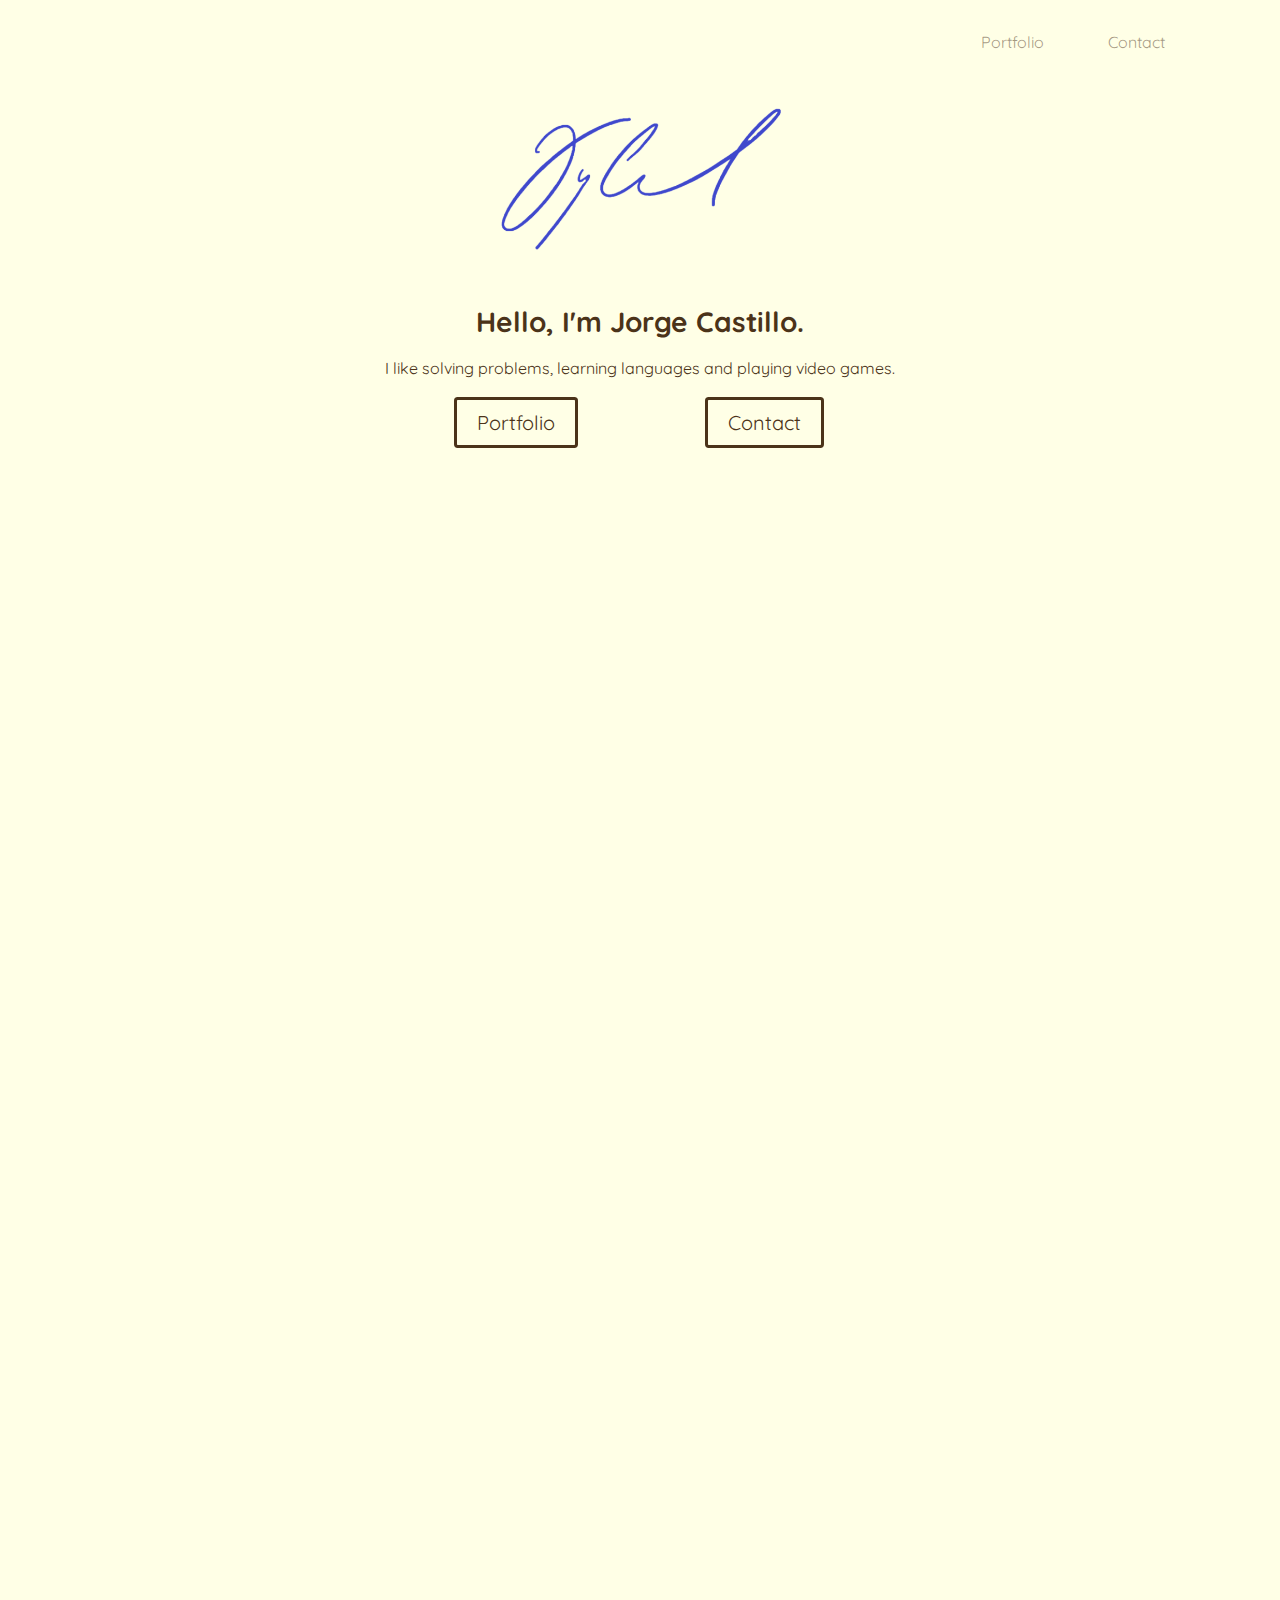
<file: index.html>
<!DOCTYPE html>
<html lang="en">
<head>
    <meta charset="UTF-8">
    <meta name="viewport" content="width=device-width, initial-scale=1.0">
    <title>Jorge Castillo</title>
    <link rel="stylesheet" href="style2.css">
    <link rel="stylesheet" href="https://fonts.googleapis.com/css2?family=Quicksand&display=swap">
    <script src="script2.js"></script>
</head>
<body>
    
        <div id="rootIndex" class="root">
            <header>
                <nav><ul id="subNav">
                    <li id="port"><a href="porfolio2.html">Portfolio</a></li>
                    <li id="cont"><a href="mailto:jjjorge1@gmail.com">Contact</a></li>
                    </ul>
                </nav>
                <div id="signiture"><img src="images/Signiture.png" alt="Jorge Castillo signiture"></div>
                <h1>Hello, I'm Jorge Castillo.</h1>
                <p id="smallIntro">I like solving problems, learning languages and playing video games.</p>
            </header>
            <main>
                <nav><ul id="mainNav">
                    <li id="port"><a href="porfolio2.html">Portfolio</a></li>
                    <li id="cont"><a href="mailto:jjjorge1@gmail.com">Contact</a></li>
                </ul></nav>
            </main>
        </div>    
    
</body>
</html>
</file>
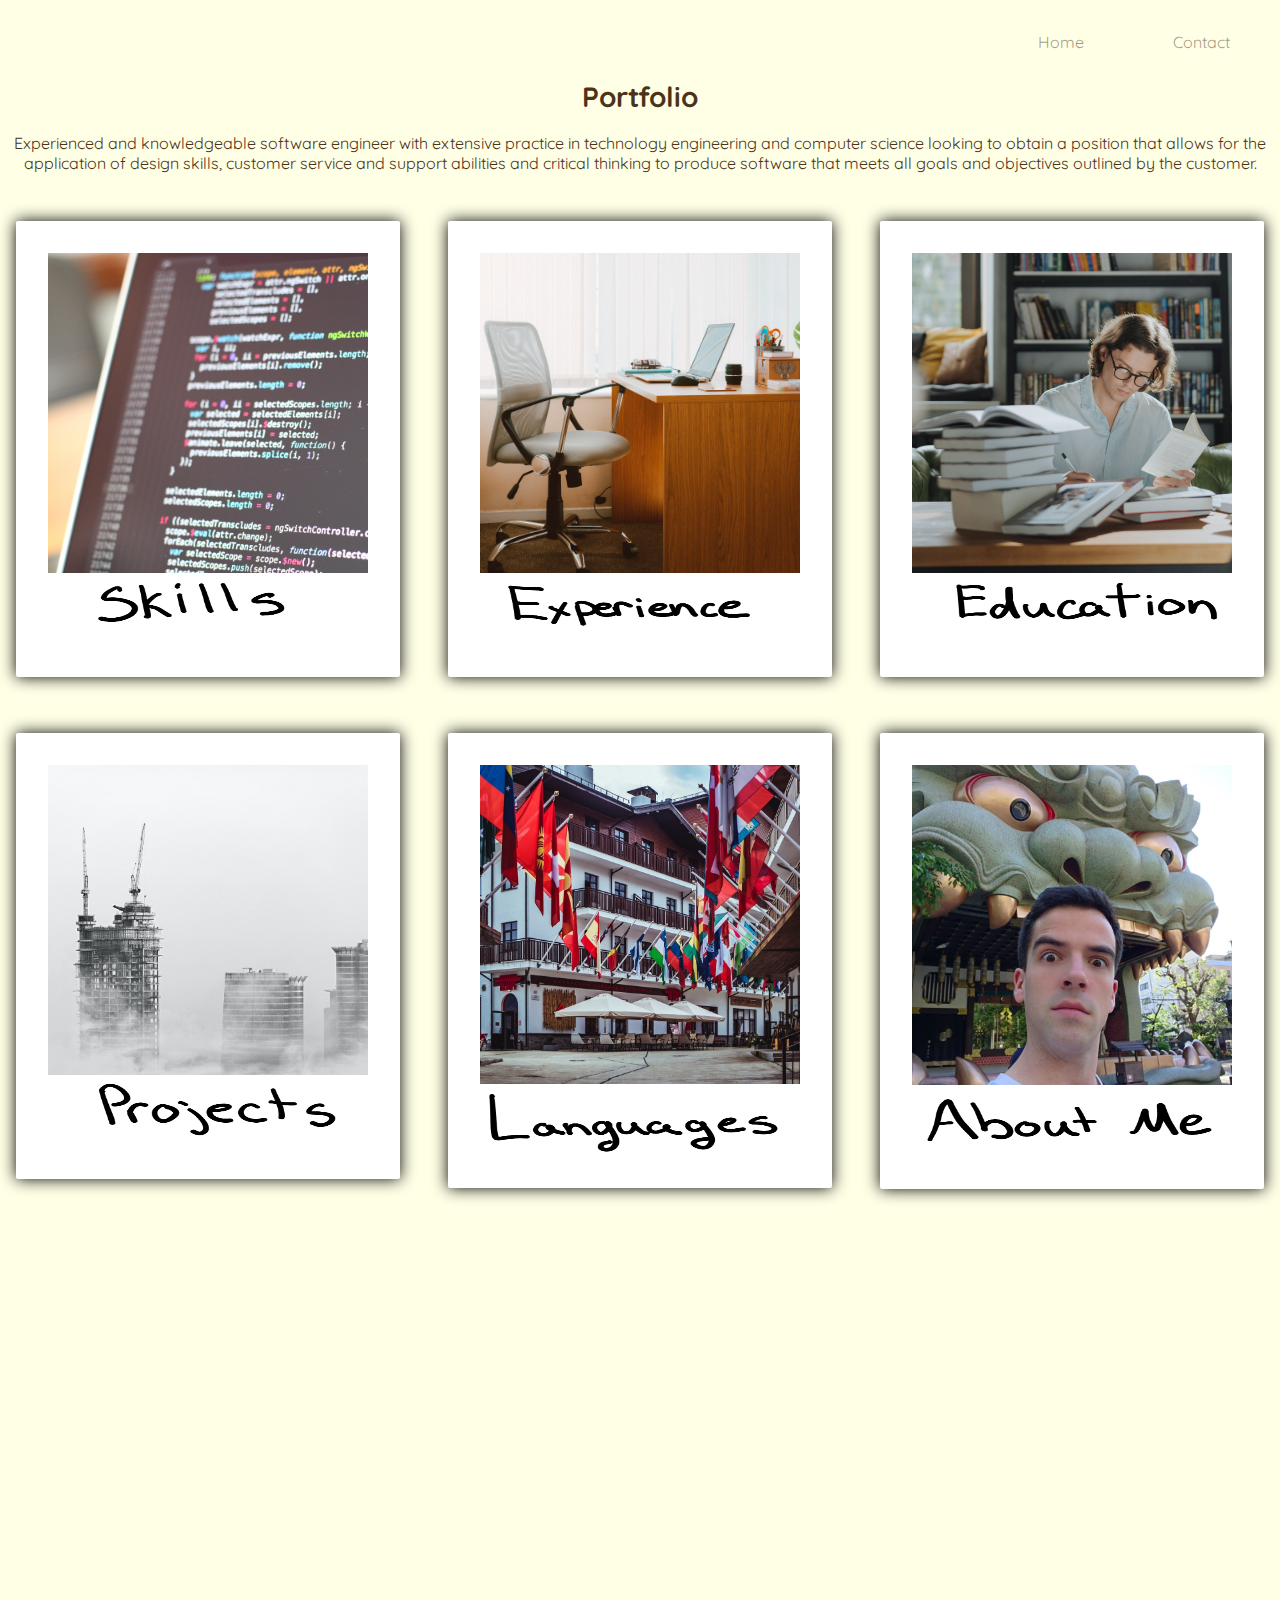
<file: porfolio2.html>
<!DOCTYPE html>
<html lang="en">
<head>
    <meta charset="UTF-8">
    <meta name="viewport" content="width=device-width, initial-scale=1.0">
    <title>Jorge's Portfolio</title>
    <link rel="stylesheet" href="style2.css">
    <link rel="stylesheet" href="https://fonts.googleapis.com/css2?family=Quicksand&display=swap">
    <script src="script2.js"></script>
</head>
<body>
    <div id="rootPort" class="root">
        <header>
            <nav><ul id="subNav">
                <li id="port"><a href="index.html">Home</a></li>
                <li id="cont"><a href="mailto:jjjorge1@gmail.com">Contact</a></li>
                </ul>
            </nav>
            <h1>Portfolio</h1>
            <p id="objective">
                Experienced and knowledgeable software engineer
                 with extensive practice in technology engineering and computer science 
                 looking to obtain a position that allows for the application of design skills, 
                 customer service and support abilities and critical thinking to produce 
                 software that meets all goals and objectives outlined by the customer.
            </p>
        </header>
        <main>
            <section class="polaroids">
                <div class="flipContainer Bigflip-7">
                    <div class="insideFlipContainer">
                        <article class="front">
                            <img src="images/coding.jpg" alt="Code on Computer">
                            <div>
                                <img src="images/SkillsImage.png" alt="Skills" class="sigImg">
                            </div>
                        </article>
                        <article class="back">
                            <section>
                                <h2>Computer Skills</h2>
                                <ul>
                                    <li>HTML</li>
                                    <li>CSS</li>
                                    <li>JavaScript</li>
                                    <li>Python</li>
                                    <li>Python Flask</li>
                                    <li>Python PyQt5</li>
                                    <li>QtDesigner</li>
                                    <li>AWS</li>
                                    <li>Heroku Web Server</li>
                                    <li>Microsoft Excel</li>
                                    <li>Microsoft Word</li>
                                </ul>

                                <hr>

                                <h2>Other Skills</h2>
                                <ul>
                                    <li>Overhead Crane Operator</li>
                                    <li>Forklift Operator (Standup/Sitdown)</li>
                                </ul>
                            </section>
                        </article>
                    </div>
                </div>
                <div class="flipContainer Bigflip-2">
                    <div class="insideFlipContainer">
                        <article class="front">
                            <img src="images/office.jpg" alt="Typical Office">
                            <div>
                                <img src="images/ExperienceImage.png" alt="Experience" class="sigImg">
                            </div>
                        </article>
                        <article class="back">
                            <section>
                                <h2>Sekido Technology Corporation</h2> 
                                <h2>11/2019 - 8/2020</h2>
                                <h3> Production Control and Purchasing Specialist</h3>
                                <p>I was in charge of creating schedules for all the machines 
                                    as well as making sure that we had enough raw material for production. 
                                    Along with those dutites I was also head of the shipping department.
                                </p>
                            </section>
                            <hr>
                            <section>
                                <h2>Mabuchi Super Epion</h2>
                                <h2>4/2017 - 5/2019</h2>
                                <h3>Head Teacher</h3>
                                <p>I was the head teacher of a Kindergaten class of Japanese students in Hyogo, Japan.
                                    I worked with a Japanese assisstant and together with taught students 6month - 4years old.
                                </p>
                            </section>
                            <hr>
                            <section>
                                <h2>International Education Services</h2>
                                <h2>4/2015 - 3/2017</h2>
                                <h3>Junior Highschool English Teacher</h3>
                                <p>I worked at a Junior Highschool as a Native English Teacher in Osaka, Japan.
                                    I worked along side a Japanese English Teacher.
                                </p>
                            </section>
                            <hr>
                            <section>
                                <h2>Rainbow International School</h2>
                                <h2>8/2014 - 3/2015</h2>
                                <h3>Head Teacher</h3>
                                <p>I was the head teacher of an advanced class of 3 year old Japanese students.
                                    I taught them English, Math, Social Studies.
                                </p>
                            </section>
                            <hr>
                            <section>
                                <h2>JoyTalk</h2>
                                <h2>4/2013 - 7/2014</h2>
                                <h3>Elementary and Junior Highschool English Teacher</h3>
                                <p>I worked at an Elementary and Junior Highschool as a Native English Teacher in Fukushima, Japan.
                                    I worked along side Japanese Teachers to teach students English.</p>
                            </section>
                        </article>
                    </div>
                </div>
                <div class="flipContainer Bigflip-3">
                    <div class="insideFlipContainer">
                        <article class="front">
                            <img src="images/studying.jpg" alt="Man Studying">
                            <div>
                                <img src="images/EducationImage.png" alt="Education" class="sigImg">
                            </div>
                        </article>
                        <article class="back">
                            <section>
                                <h2>University of South Carolina</h2>
                                <h2>8/2007 - 12/2012</h2>
                                <h3>B.S. in Computer Science</h3>
                                <p>While I was at University I also studied Japanese and received a minor in Japanese</p>
                            </section>
                        </article>
                    </div>
                </div>
                <!--
                <div class="flipContainer Bigflip-4">
                    <div class="insideFlipContainer">
                        <article class="front">
                            <img src="images/award.jpg" alt="Golden Award">
                            <div>
                                <img src="images/CertificationsImage.png" alt="Certifications" class="sigImg">
                            </div>
                        </article>
                        <article class="back">
                            
                        </article>
                    </div>
                </div>
            -->
                <div class="flipContainer Bigflip-5">
                    <div class="insideFlipContainer">
                        <article class="front">
                            <img src="images/construction.jpg" alt="Buildings under contruction">
                            <div>
                                <img src="images/ProjectsImage.png" alt="Projects" class="sigImg">
                            </div>
                        </article>
                        <article class="back">
                            <h2>Web Projects</h2>
                                <section class="AWS">
                                    <article class="portfolio">
                                        <h3>AWS Projects</h3>
                                        <p>This Web site was created using Pure HTML, CSS, JS</p>
                                        <a href="https://s3.us-east-2.amazonaws.com/jjjorgeprofile.com/index.html">This Web Site</a>
                                        <br>
                                        <a href="https://github.com/jjjorge1/AWSPortfolio">Git Hub Repository</a>

                                    </article>    
                                </section>
                                <hr>
                                <section class="Heroku">
                                    <h3>Heroku Projects</h3>
                                    <p>These two apps were created using Python Flask and SQLAlchemy. They were put onto a Heroku Server</p>
                                    <a href="https://jjjorge-profile.herokuapp.com/">Link for the Heroku based site</a>
                                    <article class="TheWall">
                                        <h4>Forum Style posting and deleting</h4>
                                        <a href="https://github.com/jjjorge1/profile">Git Hub Repository</a>
                                        <p>I used Python flask to create a small forum style app. Anyone can post any kind of text
                                            and can post as anyone. You can even remain anonymous. The app is called "The Wall." There
                                            is no fron-end the main focus was the back-end.
                                        </p>
                                    </article>
                                    <article class="Login">
                                        <h4>Login/Register</h4>
                                        <a href="https://github.com/jjjorge1/loginIn">Git Hub Repository</a>
                                        <p>I also used python flask to create a login page. This page also has a "Register" page. 
                                            like every other Login page you must register your Login name and Password. Both will be stored 
                                            in a Database where the app will compare what you typed in the login fields vs what is stored in the Database.
                                            This is also mainly focused on the back-end.
                                        </p>
                                    </article>
                                </section>
                                <hr>
                                <section class="Python">
                                    <h3>Python</h3>
                                    <p>Using Python along with a GUI library called "PyQt5" and a GUI designer software called "QtDesigner", I developed the following projects</p>
                                    <article class="toDo">
                                        <h4>To Do List</h4>
                                        <a href="https://github.com/jjjorge1/toDoPython">Git Hub Repository</a>
                                        <p>The first is a very simple to do list that allows you to enter goals for the day and once the gaol has been complete it 
                                        can be moved to a completed list. There is no database attached to it currently. In the future I will attach a simple SQLite database
                                        to allow for slightly more long term goals like weekly or even monthly.
                                        </p>
                                    </article>
                                    <article class="ebaySales">
                                        <h4>Ebay Sales Tracker</h4>
                                        <a href="https://github.com/jjjorge1/pythonEbay">Git Hub Repository</a>
                                        <p>I am currently selling some things on Ebay. This project was created to help keep track of things that I would like to sell but not posted to Ebay,
                                            things I have posted to Ebay, and things that have already been sold. I have not implemented any API or web scrapers. It is simply and offline piece of 
                                            software to help me stay organized and keep track of things. I am in the process of attaching a database  
                                        </p>
                                    </article>
                                </section>
                        </article>
                    </div>
                </div>
                <div class="flipContainer Bigflip-6">
                    <div class="insideFlipContainer">
                        <article class="front">
                            <img src="images/flags.jpg" alt="street full of Flags">
                            <div>
                                <img src="images/LanguagesImage.png" alt="Languages" class="sigImg">
                            </div>
                        </article>
                        <article class="back">
                            <h2>Languages</h2>
                            <p>I am currently able to communicate in three languages.</p>
                            <ul>
                                <li><h4>English</h4></li>
                                <p>English is my native language</p>
                                <li><h4>Spanish</h4></li>
                                <p>Spanish is my second native language. It has been spoken in my house for my entire life.</p>
                                <li><h4>Japanese</h4></li>
                                <p>I lived in Japan for nearly seven years and learned how to speak. 
                                    I am continuously learning the language and maintaning what I have learned in Japan.
                                </p>
                            </ul>

                            <hr>

                            <h3>Future Languages</h3>
                            <p>I love learning languages. I would love to continue learning more.
                                My goal would be to many more. I would like to start with the languages
                                of the United Nations
                            </p>
                            <ul>
                                <li><h3>English</h3></li>
                                <li><h3>Spanish</h3></li>
                                <li><h3>French</h3></li>
                                <li><h3>Arabic</h3></li>
                                <li><h3>Russian</h3></li>
                                <li><h3>Mandarin Chinese</h3></li>
                            </ul>
                        </article>
                    </div>
                </div>
                <div class="flipContainer Bigflip-7">
                    <div class="insideFlipContainer">
                        <article class="front">
                            <img src="images/NambaLionShrine Sqr.JPG" alt="Me at a Lion shrine in Osaka, Japan">
                            <div>
                                <img src="images/AboutMeImage.png" alt="About Me" class="sigImg"> 
                            </div>
                        </article>
                        <article class="back">
                            <h2>Jorge Castillo</h2>
                            <p>I studied computer science at the University of South Carolina as well as Japanese.
                                After graduating university I moved to Japan where lived for six and a half years.
                                When I first moved to Japan I moved to a small city called Soma in Fukushima Prefecture.
                                I taught as a junior highschool english teacher. I lived in Soma for one and a half years. 
                                After Soma I moved to Osaka, one of the largest cities in Japan. I worked as a junior highschool
                                English teacher, private English school teacher, and a Kindergaten teacher. I lived in Osaka for five years.
                                After Osaka, I moved back to the United States. After moving back I found a position as a production control and 
                                purchasing specialist at a Japanese company called Sekido Technology Corporation.
                            </p>
                            <hr>
                            <h2>Hobbies</h2>
                            <ul>
                                <li>
                                    <h3>Languages</h3>
                                    <p>Being able to speak to another person in their own language is a great feeling. Speaking the languages of the hero's or villians 
                                        in the movies or shows you watch on TV is really fun
                                    </p>
                                </li>
                                <li>
                                    <h3>Video Games</h3>
                                    <p>I like to spend some of my freetime playing video games. I am currently plyaing a game called "Black Desert Online." It is an MMORPG from Korea.
                                        You create your own character and are able to go out and adventure and do quests.
                                    </p>
                                </li>
                                <li>
                                    <h3>Hiking</h3>
                                    <p>When I was in Japan. My friend and I would go Hiking once a week up a local mountain in Osaka. The trail we took would lead us to a 
                                        genuine mountain spring. The water would actually come out of the mountain. The water was super delicious.
                                    </p>
                                </li>
                            </ul>
                            
                        </article>
                    </div>
                </div>
            </section>
        </main>
    </div>
    
</body>
</html>
</file>
<file: style2.css>
body{
    background-color: #ffffe6;
    font-family: "Quicksand", Helvetica, sans-serif;
    
    
}

.root{
    display: grid;
    grid-template-rows: 1fr 8fr;
    justify-self: center;
    text-align: center;
    color: rgb(75,51,25);
}


img{
    width: 20em;
}
ul{
    list-style-type: none;
    padding: 0;
}
h1{
    font-size: 1.75em;
}

a{
    text-decoration: none;
}


header #subNav{
    display: grid;
    grid-template-columns: repeat(9, 1fr);
}

#subNav #port{
    grid-column: 8 / 9;
}

#subNav #cont{
    grid-column: 9 / 10;
}

#subNav #port, #subNav #cont{
    padding: .5em;
}

#subNav a{
    color: rgba(75, 51, 25, .5)
}

/******Index.html******/

main #mainNav{
    display: grid;
    grid-template-columns: repeat(9, 1fr);
    justify-self: center;
}

#mainNav #port{
    grid-column: 4 / 5;
}

#mainNav #cont{
    grid-column: 6 / 7;
}

#mainNav a{
    color:rgb(75,51,25);
    border: .185em solid rgb(75,51,25);
    border-radius: .185em;
    padding: .5em 1em;
    font-size: 1.25em;
}

#mainNav a:hover{
    color: #ffffe6;
    background-color: rgb(75,51,25);
}

#mainNav a:active{
    color: #ffffe6;
    background-color: rgb(75,51,25);
}

/********Porfolio2.html**********/

.polaroids{
    display: grid;
    grid-template-columns: repeat(auto-fill, minmax(25em, 1fr));
    grid-gap: 2em;
}

img{
    width: 20em;
}


.sigImg{
    height: 4em;
}


.flipContainer{
    margin-top: 2em;
    width: 24em;
    height: 28em;
    justify-self: center;
    
}

.insideFlipContainer{
    position: relative;
    width: 100%;
    height: 100%;
    text-align: center;
    transition: transform 0.3s;
    transform-style: preserve-3d;
    
}

.front, .back{
    padding: 2em;
    background-color: white;
    position: absolute;
    backface-visibility: hidden;
    box-shadow: 0 0 1em black;
    border-radius: .125em;


}


.back{
    overflow: hidden;
    width: 20em;
    height:24.5em;
    background-color: white;
    color:rgb(75,51,25);
    transform: rotateY(180deg);
}

.Bigflip-5 .back h3{
    text-decoration: underline;
}
</file>
